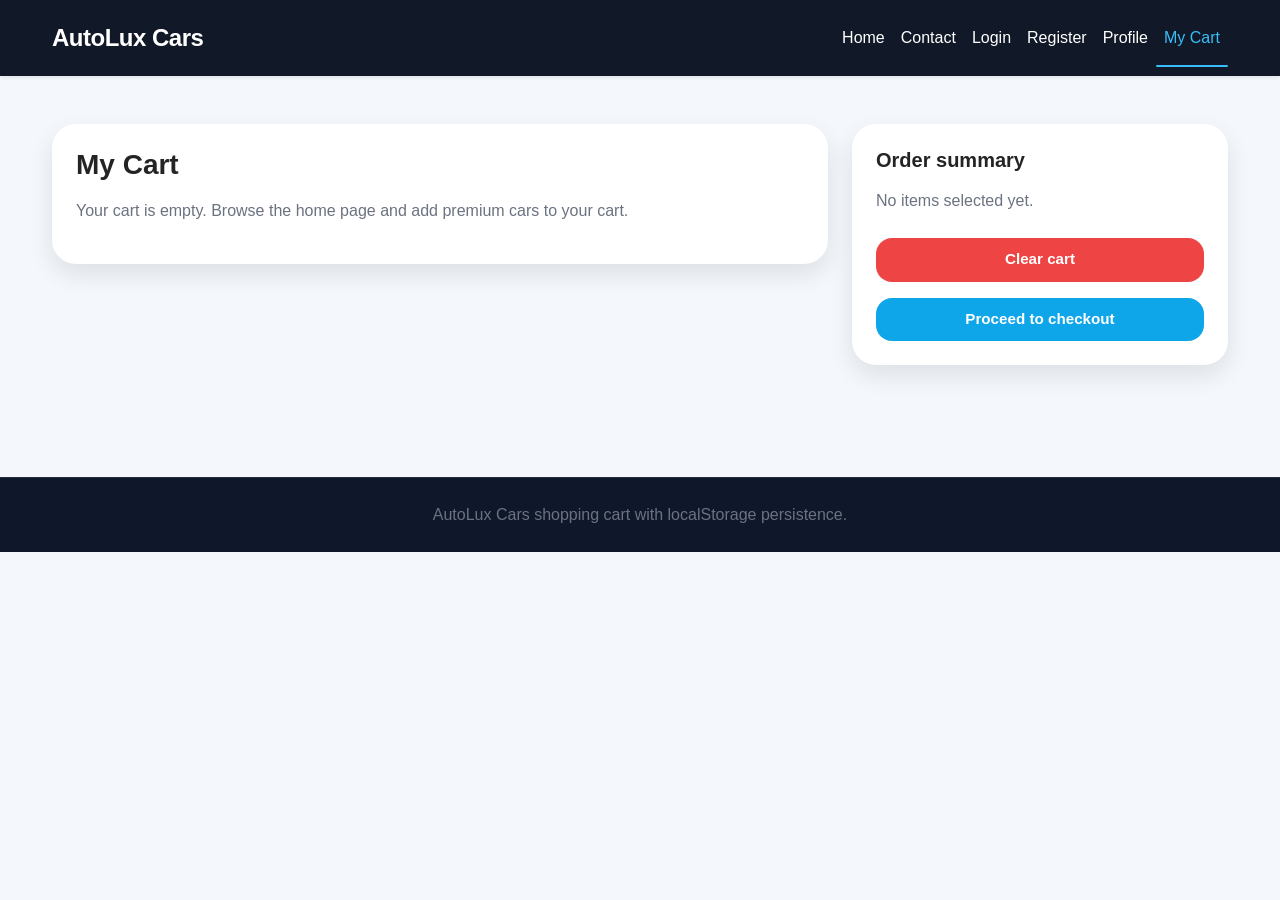
<file: cart.html>
<!DOCTYPE html>
<html lang="en">
<head>
  <meta charset="UTF-8">
  <meta name="viewport" content="width=device-width, initial-scale=1.0">
  <meta name="description" content="View and manage your AutoLux Cars shopping cart. Review items and proceed to checkout.">
  <title>AutoLux Cars | My Cart</title>
  <link href="https://cdn.jsdelivr.net/npm/bootstrap@5.3.2/dist/css/bootstrap.min.css" rel="stylesheet">
  <link rel="stylesheet" href="styles.css">
  <style>
    /* Checkout Modal Styles */
    .checkout-overlay {
      position: fixed;
      top: 0;
      left: 0;
      right: 0;
      bottom: 0;
      background: rgba(0, 0, 0, 0.5);
      display: none;
      z-index: 1040;
      animation: fadeIn 0.3s ease-out;
    }

    .checkout-overlay.active {
      display: flex;
      align-items: center;
      justify-content: center;
    }

    .checkout-modal {
      background: #fff;
      border-radius: 24px;
      width: 90%;
      max-width: 600px;
      max-height: 90vh;
      overflow-y: auto;
      box-shadow: 0 25px 50px rgba(15, 23, 42, 0.2);
      animation: slideUp 0.4s cubic-bezier(0.4, 0, 0.2, 1);
      padding: 0;
    }

    @keyframes slideUp {
      from {
        opacity: 0;
        transform: translateY(30px);
      }
      to {
        opacity: 1;
        transform: translateY(0);
      }
    }

    @keyframes fadeIn {
      from {
        opacity: 0;
      }
      to {
        opacity: 1;
      }
    }

    .checkout-header {
      background: linear-gradient(135deg, #0f172a 0%, #1e293b 100%);
      color: #fff;
      padding: 1.5rem;
      border-radius: 24px 24px 0 0;
      display: flex;
      justify-content: space-between;
      align-items: center;
    }

    .checkout-header h2 {
      margin: 0;
      font-size: 1.5rem;
      font-weight: 700;
    }

    .close-checkout {
      background: none;
      border: none;
      color: #fff;
      font-size: 1.5rem;
      cursor: pointer;
      padding: 0;
      width: 40px;
      height: 40px;
      display: flex;
      align-items: center;
      justify-content: center;
      border-radius: 8px;
      transition: background 0.3s;
    }

    .close-checkout:hover {
      background: rgba(255, 255, 255, 0.1);
    }

    .checkout-content {
      padding: 2rem;
    }

    .pricing-section {
      background: #f8fafc;
      padding: 1.5rem;
      border-radius: 16px;
      margin-bottom: 2rem;
    }

    .pricing-row {
      display: flex;
      justify-content: space-between;
      align-items: center;
      padding: 0.75rem 0;
      border-bottom: 1px solid #e5e7eb;
    }

    .pricing-row:last-child {
      border-bottom: none;
    }

    .pricing-label {
      color: #6b7280;
      font-size: 0.95rem;
    }

    .pricing-value {
      font-weight: 600;
      color: #0f172a;
      font-size: 1rem;
    }

    .pricing-row.total {
      padding: 1rem 0;
      margin-top: 0.5rem;
      border-top: 2px solid #0ea5e9;
    }

    .pricing-row.total .pricing-label {
      font-size: 1.1rem;
      font-weight: 700;
      color: #0f172a;
    }

    .pricing-row.total .pricing-value {
      font-size: 1.5rem;
      color: #0ea5e9;
    }

    .payment-form-section {
      margin-bottom: 2rem;
    }

    .payment-form-section h4 {
      font-size: 1.1rem;
      font-weight: 700;
      margin-bottom: 1.5rem;
      color: #0f172a;
    }

    .card-input-group {
      display: grid;
      grid-template-columns: 1fr 1fr;
      gap: 1rem;
      margin-bottom: 1rem;
    }

    .card-input-group.full {
      grid-template-columns: 1fr;
    }

    .form-group-custom {
      display: flex;
      flex-direction: column;
    }

    .form-group-custom label {
      font-weight: 600;
      font-size: 0.9rem;
      margin-bottom: 0.5rem;
      color: #0f172a;
    }

    .form-group-custom input {
      padding: 0.75rem 1rem;
      border: 2px solid #e5e7eb;
      border-radius: 12px;
      font-size: 0.95rem;
      transition: all 0.3s;
    }

    .form-group-custom input:focus {
      outline: none;
      border-color: #0ea5e9;
      box-shadow: 0 0 0 3px rgba(14, 165, 233, 0.1);
    }

    .form-group-custom input.error {
      border-color: #ef4444;
    }

    .error-message {
      color: #ef4444;
      font-size: 0.8rem;
      margin-top: 0.4rem;
      display: none;
    }

    .error-message.show {
      display: block;
    }

    .checkout-button-group {
      display: grid;
      grid-template-columns: 1fr 1fr;
      gap: 1rem;
      margin-top: 2rem;
    }

    .checkout-button-group button {
      padding: 1rem;
      font-weight: 600;
      border-radius: 12px;
      border: none;
      cursor: pointer;
      transition: all 0.3s;
      font-size: 1rem;
    }

    .btn-cancel-checkout {
      background: #e5e7eb;
      color: #0f172a;
    }

    .btn-cancel-checkout:hover {
      background: #d1d5db;
    }

    .btn-pay {
      background: #0ea5e9;
      color: #fff;
    }

    .btn-pay:hover {
      background: #38bdf8;
      transform: translateY(-2px);
    }

    .btn-pay.loading {
      opacity: 0.7;
      cursor: not-allowed;
    }

    .spinner {
      display: inline-block;
      width: 1rem;
      height: 1rem;
      border: 2px solid rgba(255, 255, 255, 0.3);
      border-top-color: #fff;
      border-radius: 50%;
      animation: spin 0.8s linear infinite;
      margin-right: 0.5rem;
    }

    @keyframes spin {
      to {
        transform: rotate(360deg);
      }
    }

    .success-message {
      background: #f0fdf4;
      border: 2px solid #22c55e;
      color: #166534;
      padding: 1.5rem;
      border-radius: 12px;
      margin-bottom: 1.5rem;
      display: none;
      text-align: center;
    }

    .success-message.show {
      display: block;
      animation: slideDown 0.4s ease-out;
    }

    @keyframes slideDown {
      from {
        opacity: 0;
        transform: translateY(-10px);
      }
      to {
        opacity: 1;
        transform: translateY(0);
      }
    }

    .empty-cart-message {
      background: #fef2f2;
      border: 2px solid #ef4444;
      color: #991b1b;
      padding: 1.5rem;
      border-radius: 12px;
      text-align: center;
      margin-bottom: 1.5rem;
      display: none;
    }

    .empty-cart-message.show {
      display: block;
    }

    .order-items-summary {
      background: #f1f5f9;
      padding: 1.5rem;
      border-radius: 12px;
      margin-bottom: 1.5rem;
      max-height: 300px;
      overflow-y: auto;
    }

    .order-item {
      display: flex;
      justify-content: space-between;
      align-items: center;
      padding: 0.75rem 0;
      border-bottom: 1px solid #e5e7eb;
    }

    .order-item:last-child {
      border-bottom: none;
    }

    .order-item-name {
      font-weight: 600;
      color: #0f172a;
    }

    .order-item-price {
      color: #6b7280;
      font-size: 0.9rem;
    }

    @media (max-width: 576px) {
      .checkout-modal {
        width: 95%;
        margin: 1rem;
      }

      .checkout-content {
        padding: 1.5rem;
      }

      .card-input-group {
        grid-template-columns: 1fr;
      }

      .checkout-button-group {
        grid-template-columns: 1fr;
      }

      .checkout-header h2 {
        font-size: 1.25rem;
      }
    }
  </style>
</head>
<body>
  <nav class="navbar navbar-expand-lg navbar-dark sticky-top shadow-sm">
    <div class="container">
      <a class="navbar-brand fw-bold" href="index.html">AutoLux Cars</a>
      <button class="navbar-toggler" type="button" data-bs-toggle="collapse" data-bs-target="#navMenu" aria-controls="navMenu" aria-expanded="false" aria-label="Toggle navigation">
        <span class="navbar-toggler-icon"></span>
      </button>
      <div class="collapse navbar-collapse" id="navMenu">
        <ul class="navbar-nav ms-auto mb-2 mb-lg-0">
          <li class="nav-item"><a class="nav-link" href="index.html">Home</a></li>
          <li class="nav-item"><a class="nav-link" href="contact.html">Contact</a></li>
          <li class="nav-item"><a class="nav-link" href="login.html">Login</a></li>
          <li class="nav-item"><a class="nav-link" href="register.html">Register</a></li>
          <li class="nav-item"><a class="nav-link" href="profile.html">Profile</a></li>
          <li class="nav-item"><a class="nav-link active" href="cart.html">My Cart</a></li>
        </ul>
      </div>
    </div>
  </nav>

  <section class="container py-5">
    <div class="row">
      <div class="col-lg-8">
        <div class="cart-card p-4 mb-4">
          <h3 class="fw-bold mb-3">My Cart</h3>
          <div id="cartItems"></div>
        </div>
      </div>
      <div class="col-lg-4">
        <div class="cart-card p-4">
          <h5 class="fw-bold mb-3">Order summary</h5>
          <div id="orderSummary" class="mb-4"></div>
          <button id="clearCart" class="btn btn-clear w-100 mb-3">Clear cart</button>
          <button id="checkoutBtn" class="btn btn-primary w-100" onclick="openCheckout()">Proceed to checkout</button>
        </div>
      </div>
    </div>
  </section>

  <!-- Checkout Modal Overlay -->
  <div class="checkout-overlay" id="checkoutOverlay">
    <div class="checkout-modal" id="checkoutModal">
      <!-- Checkout Header -->
      <div class="checkout-header">
        <h2>Secure Checkout</h2>
        <button type="button" class="close-btn" onclick="closeCheckout()" aria-label="Close checkout" style="background: none; border: none; color: #fff; font-size: 1.5rem; cursor: pointer; padding: 0; width: 40px; height: 40px; display: flex; align-items: center; justify-content: center;">
          <span>&times;</span>
        </button>
      </div>

      <!-- Checkout Content -->
      <div class="checkout-content">
        <!-- Success Message (Hidden by default) -->
        <div class="success-message" id="successMessage" style="display: none;">
          <strong>✓ Payment Successful!</strong>
          <p>Your order has been confirmed. Thank you for your purchase!</p>
        </div>

        <!-- Empty Cart Warning (Hidden by default) -->
        <div class="empty-cart-message" id="emptyCartWarning" style="display: none;">
          <strong>⚠ Your cart is empty</strong>
          <p>Please add items to your cart before checkout.</p>
        </div>

        <!-- Order Items Summary -->
        <div class="order-items-summary" id="orderItemsSummary"></div>

        <!-- Pricing Section -->
        <div class="pricing-section">
          <div class="pricing-row">
            <span>Subtotal</span>
            <span id="subtotalValue">$0.00</span>
          </div>
          <div class="pricing-row">
            <span>VAT (10%)</span>
            <span id="vatValue">$0.00</span>
          </div>
          <div class="pricing-row total">
            <span><strong>Total</strong></span>
            <span id="totalValue"><strong>$0.00</strong></span>
          </div>
        </div>

        <!-- Payment Form Section -->
        <div class="payment-form-section">
          <h4>Payment details</h4>
          
          <div class="form-group-custom">
            <label for="cardNumber">Card Number</label>
            <input 
              type="text" 
              id="cardNumber" 
              class="form-control" 
              placeholder="1234 5678 9012 3456" 
              maxlength="19"
              inputmode="numeric"
            >
            <div class="error-message" id="cardNumberError"></div>
          </div>

          <div class="form-group-custom">
            <label for="cardholderName">Cardholder Name</label>
            <input 
              type="text" 
              id="cardholderName" 
              class="form-control" 
              placeholder="John Doe"
            >
            <div class="error-message" id="cardholderNameError"></div>
          </div>

          <div style="display: grid; grid-template-columns: 1fr 1fr; gap: 1rem;">
            <div class="form-group-custom">
              <label for="expiryDate">Expiry Date</label>
              <input 
                type="text" 
                id="expiryDate" 
                class="form-control" 
                placeholder="MM/YY"
                maxlength="5"
              >
              <div class="error-message" id="expiryDateError"></div>
            </div>
            <div class="form-group-custom">
              <label for="cvv">CVV</label>
              <input 
                type="text" 
                id="cvv" 
                class="form-control" 
                placeholder="123"
                maxlength="4"
                inputmode="numeric"
              >
              <div class="error-message" id="cvvError"></div>
            </div>
          </div>
        </div>

        <!-- Checkout Button Group -->
        <div class="checkout-button-group">
          <button type="button" class="btn btn-cancel-checkout" onclick="closeCheckout()">
            Cancel
          </button>
          <button type="button" class="btn btn-pay" id="payBtn" onclick="handlePaymentSubmit()">
            <span id="payBtnText">Pay now</span>
            <span class="spinner" id="payBtnSpinner" style="display: none;"></span>
          </button>
        </div>
      </div>
    </div>
  </div>

  <footer class="text-center py-4 text-muted">
    <div class="container">AutoLux Cars shopping cart with localStorage persistence.</div>
  </footer>

  <script src="https://cdn.jsdelivr.net/npm/bootstrap@5.3.2/dist/js/bootstrap.bundle.min.js"></script>
  <script src="scripts.js"></script>
  <script>
    const productList = [
      { id: 1, model: 'Aurora GT', price: 79999, image: 'https://images.pexels.com/photos/170811/pexels-photo-170811.jpeg?auto=compress&cs=tinysrgb&w=900' },
      { id: 2, model: 'Summit X', price: 65999, image: 'https://images.pexels.com/photos/210019/pexels-photo-210019.jpeg?auto=compress&cs=tinysrgb&w=900' },
      { id: 3, model: 'Zenith EV', price: 88999, image: 'https://images.pexels.com/photos/358070/pexels-photo-358070.jpeg?auto=compress&cs=tinysrgb&w=900' }
    ];

    // ==================== Cart Management ====================
    function getCart() {
      return JSON.parse(localStorage.getItem('autolux-cart') || '[]');
    }

    function saveCart(cart) {
      localStorage.setItem('autolux-cart', JSON.stringify(cart));
      renderCart();
    }

    function removeItem(id) {
      let cart = getCart().filter(item => item.id !== id);
      saveCart(cart);
    }

    function clearCartItems() {
      if (!confirm('Remove all items from your cart?')) return;
      saveCart([]);
      alert('Your cart is now empty.');
    }

    function renderCart() {
      const cart = getCart();
      const cartItemsContainer = document.getElementById('cartItems');
      const summary = document.getElementById('orderSummary');
      cartItemsContainer.innerHTML = '';
      
      if (cart.length === 0) {
        cartItemsContainer.innerHTML = '<p class="text-muted">Your cart is empty. Browse the home page and add premium cars to your cart.</p>';
        summary.innerHTML = '<p class="text-muted">No items selected yet.</p>';
        return;
      }
      
      let total = 0;
      cart.forEach(item => {
        const product = productList.find(p => p.id === item.id);
        if (!product) return;
        const subtotal = product.price * item.quantity;
        total += subtotal;
        const content = document.createElement('div');
        content.className = 'd-flex align-items-center mb-4';
        content.innerHTML = `
          <img src="${product.image}" alt="${product.model}" class="rounded-4 me-3" width="96" height="64">
          <div class="flex-grow-1">
            <h6 class="mb-1">${product.model}</h6>
            <p class="mb-1 text-muted">Qty: ${item.quantity} · $${product.price.toLocaleString()} each</p>
            <strong>$${subtotal.toLocaleString()}</strong>
          </div>
          <button onclick="removeItem(${product.id})" class="btn btn-outline-danger btn-sm">Remove</button>
        `;
        cartItemsContainer.appendChild(content);
      });
      summary.innerHTML = `
        <div class="d-flex justify-content-between mb-2"><span>Items</span><span>${cart.length}</span></div>
        <div class="d-flex justify-content-between mb-2"><span>Delivery</span><span>$499</span></div>
        <div class="d-flex justify-content-between fw-bold mt-3"><span>Total</span><span>$${(total + 499).toLocaleString()}</span></div>
      `;
    }

    // ==================== Checkout Functions ====================
    function calculateSubtotal() {
      const cart = getCart();
      if (cart.length === 0) return 0;
      return cart.reduce((sum, item) => {
        const product = productList.find(p => p.id === item.id);
        return sum + (product ? product.price * item.quantity : 0);
      }, 0);
    }

    function calculateVAT(subtotal) {
      return subtotal * 0.10;
    }

    function calculateTotal(subtotal, vat) {
      return subtotal + vat;
    }

    function validateCard(cardNumber) {
      const cleaned = cardNumber.replace(/\s+/g, '');
      const regex = /^\d{16}$/;
      return regex.test(cleaned);
    }

    function validateCardholderName(name) {
      return name.trim().length > 0 && /^[a-zA-Z\s]+$/.test(name);
    }

    function validateExpiry(expiry) {
      const regex = /^(0[1-9]|1[0-2])\/\d{2}$/;
      if (!regex.test(expiry)) return false;
      
      const [month, year] = expiry.split('/');
      const currentYear = new Date().getFullYear();
      const currentMonth = new Date().getMonth() + 1;
      const fullYear = parseInt('20' + year);
      
      if (fullYear < currentYear) return false;
      if (fullYear === currentYear && parseInt(month) < currentMonth) return false;
      
      return true;
    }

    function validateCVV(cvv) {
      const regex = /^\d{3,4}$/;
      return regex.test(cvv);
    }

    function clearErrorMessages() {
      document.getElementById('cardNumberError').textContent = '';
      document.getElementById('cardNumberError').classList.remove('show');
      document.getElementById('cardholderNameError').textContent = '';
      document.getElementById('cardholderNameError').classList.remove('show');
      document.getElementById('expiryDateError').textContent = '';
      document.getElementById('expiryDateError').classList.remove('show');
      document.getElementById('cvvError').textContent = '';
      document.getElementById('cvvError').classList.remove('show');
      
      document.getElementById('cardNumber').classList.remove('error');
      document.getElementById('cardholderName').classList.remove('error');
      document.getElementById('expiryDate').classList.remove('error');
      document.getElementById('cvv').classList.remove('error');
    }

    function showError(fieldId, message) {
      document.getElementById(fieldId).textContent = message;
      document.getElementById(fieldId).classList.add('show');
      const inputId = fieldId.replace('Error', '');
      document.getElementById(inputId)?.classList.add('error');
    }

    function populateCheckoutModal() {
      const cart = getCart();
      const overlay = document.getElementById('checkoutOverlay');
      const emptyWarning = document.getElementById('emptyCartWarning');
      const paymentForm = document.querySelector('.payment-form-section');
      const orderSummary = document.getElementById('orderItemsSummary');
      
      if (cart.length === 0) {
        emptyWarning.style.display = 'block';
        paymentForm.style.display = 'none';
        return;
      }
      
      emptyWarning.style.display = 'none';
      paymentForm.style.display = 'block';
      
      // Populate order items
      orderSummary.innerHTML = '';
      cart.forEach(item => {
        const product = productList.find(p => p.id === item.id);
        if (!product) return;
        const div = document.createElement('div');
        div.className = 'order-item';
        div.innerHTML = `
          <span class="order-item-name">${product.model}</span>
          <span class="order-item-price">Qty: ${item.quantity} × $${product.price.toLocaleString()} = <strong>$${(product.price * item.quantity).toLocaleString()}</strong></span>
        `;
        orderSummary.appendChild(div);
      });
      
      // Update pricing
      const subtotal = calculateSubtotal();
      const vat = calculateVAT(subtotal);
      const total = calculateTotal(subtotal, vat);
      
      document.getElementById('subtotalValue').textContent = '$' + subtotal.toLocaleString('en-US', { minimumFractionDigits: 2, maximumFractionDigits: 2 });
      document.getElementById('vatValue').textContent = '$' + vat.toLocaleString('en-US', { minimumFractionDigits: 2, maximumFractionDigits: 2 });
      document.getElementById('totalValue').textContent = '$' + total.toLocaleString('en-US', { minimumFractionDigits: 2, maximumFractionDigits: 2 });
    }

    function openCheckout() {
      const overlay = document.getElementById('checkoutOverlay');
      const successMsg = document.getElementById('successMessage');
      
      // Reset success message
      successMsg.style.display = 'none';
      
      populateCheckoutModal();
      clearErrorMessages();
      
      overlay.classList.add('active');
      document.body.style.overflow = 'hidden';
      
      // Focus on first input if cart is not empty
      if (getCart().length > 0) {
        setTimeout(() => document.getElementById('cardNumber').focus(), 300);
      }
    }

    function closeCheckout() {
      const overlay = document.getElementById('checkoutOverlay');
      overlay.classList.remove('active');
      document.body.style.overflow = 'auto';
      clearErrorMessages();
    }

    function handlePaymentSubmit() {
      clearErrorMessages();
      
      const cardNumber = document.getElementById('cardNumber').value;
      const cardholderName = document.getElementById('cardholderName').value;
      const expiryDate = document.getElementById('expiryDate').value;
      const cvv = document.getElementById('cvv').value;
      
      let hasError = false;
      
      // Validate card number
      if (!validateCard(cardNumber)) {
        showError('cardNumberError', 'Please enter a valid 16-digit card number');
        hasError = true;
      }
      
      // Validate cardholder name
      if (!validateCardholderName(cardholderName)) {
        showError('cardholderNameError', 'Please enter a valid cardholder name (letters only)');
        hasError = true;
      }
      
      // Validate expiry date
      if (!validateExpiry(expiryDate)) {
        showError('expiryDateError', 'Please enter a valid expiry date (MM/YY format, not expired)');
        hasError = true;
      }
      
      // Validate CVV
      if (!validateCVV(cvv)) {
        showError('cvvError', 'Please enter a valid CVV (3-4 digits)');
        hasError = true;
      }
      
      if (hasError) return;
      
      // Process payment
      processPayment();
    }

    function processPayment() {
      const payBtn = document.getElementById('payBtn');
      const payBtnText = document.getElementById('payBtnText');
      const payBtnSpinner = document.getElementById('payBtnSpinner');
      
      // Show loading state
      payBtn.disabled = true;
      payBtn.classList.add('loading');
      payBtnText.style.display = 'none';
      payBtnSpinner.style.display = 'inline-block';
      
      // Simulate payment processing (2 second delay)
      setTimeout(() => {
        // Reset button
        payBtn.disabled = false;
        payBtn.classList.remove('loading');
        payBtnText.style.display = 'inline';
        payBtnSpinner.style.display = 'none';
        
        // Show success message
        const successMsg = document.getElementById('successMessage');
        const paymentForm = document.querySelector('.payment-form-section');
        const orderItemsSummary = document.getElementById('orderItemsSummary');
        const pricingSection = document.querySelector('.pricing-section');
        
        successMsg.style.display = 'block';
        paymentForm.style.display = 'none';
        orderItemsSummary.style.display = 'none';
        pricingSection.style.display = 'none';
        
        // Clear cart
        localStorage.setItem('autolux-cart', JSON.stringify([]));
        
        // Close modal after 3 seconds
        setTimeout(() => {
          closeCheckout();
          renderCart();
          // Reset form and displays for next checkout
          document.getElementById('cardNumber').value = '';
          document.getElementById('cardholderName').value = '';
          document.getElementById('expiryDate').value = '';
          document.getElementById('cvv').value = '';
          paymentForm.style.display = 'block';
          orderItemsSummary.style.display = 'block';
          pricingSection.style.display = 'block';
        }, 2000);
      }, 2000);
    }

    // ==================== Close overlay on backdrop click ====================
    document.getElementById('checkoutOverlay')?.addEventListener('click', (e) => {
      if (e.target.id === 'checkoutOverlay') {
        closeCheckout();
      }
    });

    // ==================== Format card number input ====================
    document.getElementById('cardNumber')?.addEventListener('input', (e) => {
      let value = e.target.value.replace(/\s+/g, '');
      let formatted = value.replace(/(\d{4})/g, '$1 ').trim();
      e.target.value = formatted;
    });

    // ==================== Auto-format expiry date ====================
    document.getElementById('expiryDate')?.addEventListener('input', (e) => {
      let value = e.target.value.replace(/\D/g, '');
      if (value.length >= 2) {
        value = value.substring(0, 2) + '/' + value.substring(2, 4);
      }
      e.target.value = value;
    });

    // Initialize
    document.getElementById('clearCart').addEventListener('click', clearCartItems);
    renderCart();
  </script>
</body>
</html>
</file>
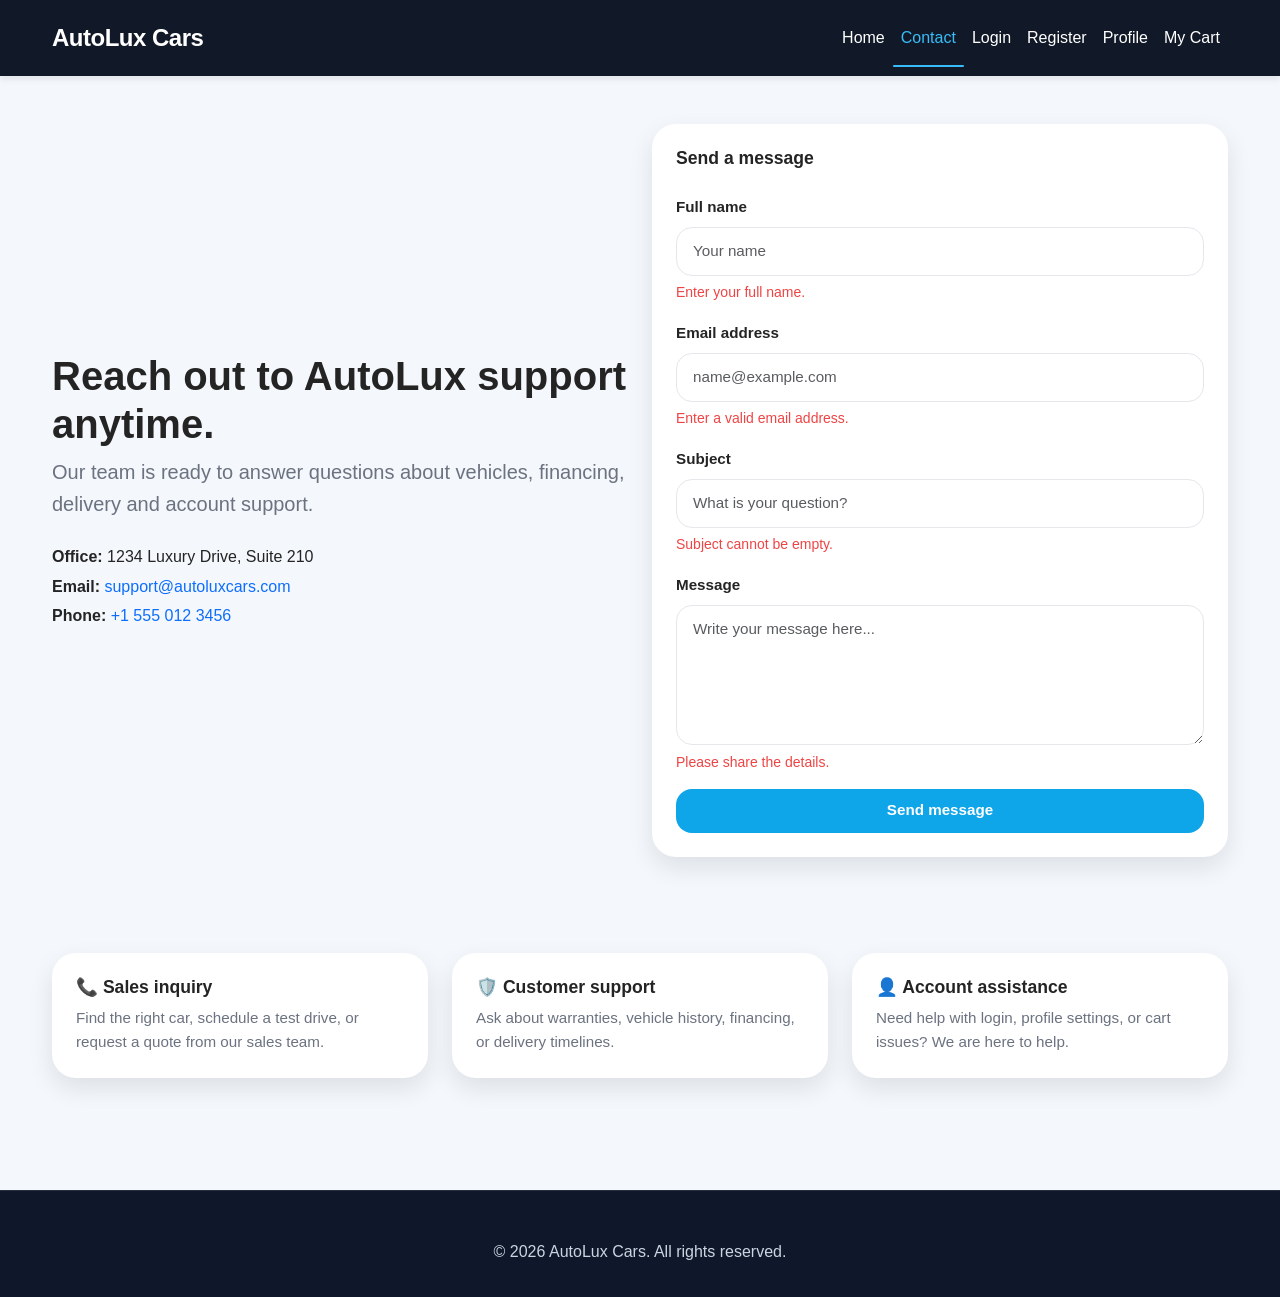
<file: contact.html>
<!DOCTYPE html>
<html lang="en">
<head>
  <meta charset="UTF-8">
  <meta name="viewport" content="width=device-width, initial-scale=1.0">
  <meta name="description" content="Contact AutoLux Cars for sales inquiries, support, and assistance. Responsive contact form with validation.">
  <title>AutoLux Cars | Contact</title>
  <link href="https://cdn.jsdelivr.net/npm/bootstrap@5.3.2/dist/css/bootstrap.min.css" rel="stylesheet">
  <link rel="stylesheet" href="styles.css">
</head>
<body>
  <header>
    <nav class="navbar navbar-expand-lg navbar-dark sticky-top" role="navigation" aria-label="Main navigation">
      <div class="container">
        <a class="navbar-brand fw-bold" href="index.html" aria-label="AutoLux Cars - Go to home">AutoLux Cars</a>
        <button class="navbar-toggler" type="button" data-bs-toggle="collapse" data-bs-target="#navMenu" aria-controls="navMenu" aria-expanded="false" aria-label="Toggle navigation menu">
          <span class="navbar-toggler-icon"></span>
        </button>
        <div class="collapse navbar-collapse" id="navMenu">
          <ul class="navbar-nav ms-auto mb-2 mb-lg-0">
            <li class="nav-item"><a class="nav-link" href="index.html">Home</a></li>
            <li class="nav-item"><a class="nav-link active" href="contact.html">Contact</a></li>
            <li class="nav-item"><a class="nav-link" href="login.html">Login</a></li>
            <li class="nav-item"><a class="nav-link" href="register.html">Register</a></li>
            <li class="nav-item"><a class="nav-link" href="profile.html">Profile</a></li>
            <li class="nav-item"><a class="nav-link" href="cart.html">My Cart</a></li>
          </ul>
        </div>
      </div>
    </nav>
  </header>

  <main>
    <section class="py-5">
    <div class="container">
      <div class="row align-items-center gy-4">
        <div class="col-lg-6">
          <h1 class="display-6 fw-bold">Reach out to AutoLux support anytime.</h1>
          <p class="lead text-muted">Our team is ready to answer questions about vehicles, financing, delivery and account support.</p>
          <div class="mt-4">
            <p class="mb-1"><strong>Office:</strong> 1234 Luxury Drive, Suite 210</p>
            <p class="mb-1"><strong>Email:</strong> <a href="mailto:support@autoluxcars.com" class="text-decoration-none">support@autoluxcars.com</a></p>
            <p class="mb-0"><strong>Phone:</strong> <a href="tel:+15550123456" class="text-decoration-none">+1 555 012 3456</a></p>
          </div>
        </div>
        <div class="col-lg-6">
          <div class="card contact-card p-4">
            <h5 class="card-title mb-4">Send a message</h5>
            <form id="contactForm" novalidate aria-label="Contact form">
              <div class="mb-3">
                <label for="fullName" class="form-label">Full name</label>
                <input type="text" id="fullName" class="form-control" placeholder="Your name">
                <div class="invalid-feedback">Enter your full name.</div>
              </div>
              <div class="mb-3">
                <label for="contactEmail" class="form-label">Email address</label>
                <input type="email" id="contactEmail" class="form-control" placeholder="name@example.com">
                <div class="invalid-feedback">Enter a valid email address.</div>
              </div>
              <div class="mb-3">
                <label for="subject" class="form-label">Subject</label>
                <input type="text" id="subject" class="form-control" placeholder="What is your question?">
                <div class="invalid-feedback">Subject cannot be empty.</div>
              </div>
              <div class="mb-3">
                <label for="message" class="form-label">Message</label>
                <textarea id="message" class="form-control" rows="5" placeholder="Write your message here..."></textarea>
                <div class="invalid-feedback">Please share the details.</div>
              </div>
              <button type="submit" class="btn btn-primary w-100">Send message</button>
            </form>
          </div>
        </div>
      </div>
    </div>
    </section>

    <section class="container py-5">
      <div class="row gy-4">
        <div class="col-md-4">
          <div class="card feature-card p-4 h-100">
            <h5 class="card-title">📞 Sales inquiry</h5>
            <p class="card-text text-muted">Find the right car, schedule a test drive, or request a quote from our sales team.</p>
          </div>
        </div>
        <div class="col-md-4">
          <div class="card feature-card p-4 h-100">
            <h5 class="card-title">🛡️ Customer support</h5>
            <p class="card-text text-muted">Ask about warranties, vehicle history, financing, or delivery timelines.</p>
          </div>
        </div>
        <div class="col-md-4">
          <div class="card feature-card p-4 h-100">
            <h5 class="card-title">👤 Account assistance</h5>
            <p class="card-text text-muted">Need help with login, profile settings, or cart issues? We are here to help.</p>
          </div>
        </div>
      </div>
    </section>
  </main>

  <footer role="contentinfo">
    <div class="container text-center">
      <p class="mb-0">&copy; 2026 AutoLux Cars. All rights reserved.</p>
    </div>
  </footer>

  <script src="https://cdn.jsdelivr.net/npm/bootstrap@5.3.2/dist/js/bootstrap.bundle.min.js"></script>
  <script src="scripts.js"></script>
  <script>
    const contactForm = document.getElementById('contactForm');
    const nameInput = document.getElementById('fullName');
    const emailInput = document.getElementById('contactEmail');
    const subjectInput = document.getElementById('subject');
    const messageInput = document.getElementById('message');

    contactForm.addEventListener('submit', function(event) {
      event.preventDefault();
      const name = nameInput.value.trim();
      const email = emailInput.value.trim();
      const subject = subjectInput.value.trim();
      const message = messageInput.value.trim();

      const validName = Validator.validateName(name);
      const validEmail = Validator.validateEmail(email);
      const validSubject = subject.length > 5;
      const validMessage = message.length > 15;

      Validator.updateFieldState(nameInput, validName);
      Validator.updateFieldState(emailInput, validEmail);
      Validator.updateFieldState(subjectInput, validSubject);
      Validator.updateFieldState(messageInput, validMessage);

      if (validName && validEmail && validSubject && validMessage) {
        localStorage.setItem(CONFIG.STORAGE_KEYS.CONTACT, JSON.stringify({ name, email, subject, message, date: new Date().toISOString() }));
        DOM.showNotification('✅ Thank you for your message! We will contact you soon.', 'success');
        contactForm.reset();
        document.querySelectorAll('.form-control').forEach(el => el.classList.remove('is-valid', 'is-invalid'));
      }
    });
  </script>
</body>
</html>
</file>
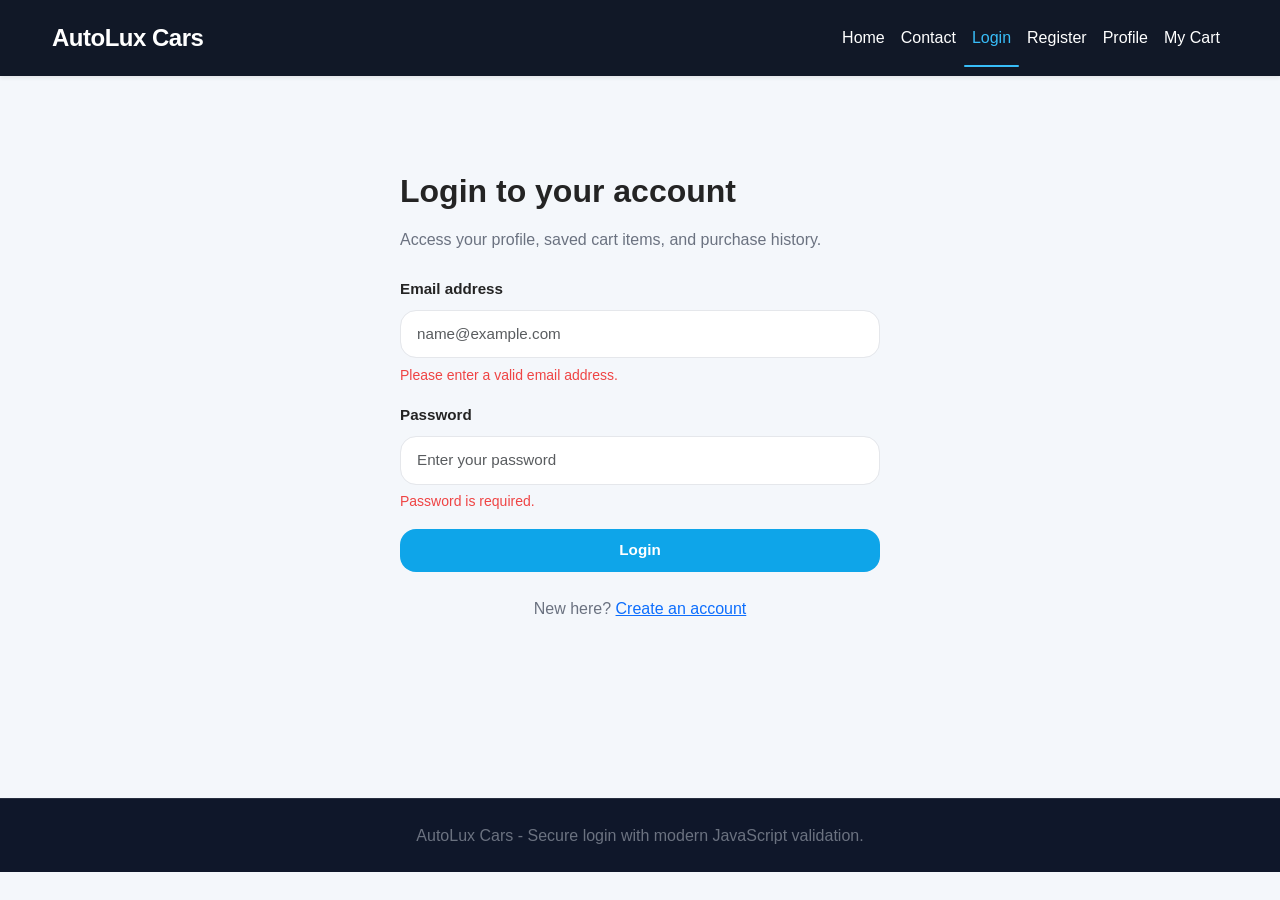
<file: login.html>
<!DOCTYPE html>
<html lang="en">
<head>
  <meta charset="UTF-8">
  <meta name="viewport" content="width=device-width, initial-scale=1.0">
  <meta name="description" content="Login to your AutoLux Cars account. Secure authentication with form validation.">
  <title>AutoLux Cars | Login</title>
  <link href="https://cdn.jsdelivr.net/npm/bootstrap@5.3.2/dist/css/bootstrap.min.css" rel="stylesheet">
  <link rel="stylesheet" href="styles.css">
</head>
<body>
  <nav class="navbar navbar-expand-lg navbar-dark sticky-top shadow-sm">
    <div class="container">
      <a class="navbar-brand fw-bold" href="index.html">AutoLux Cars</a>
      <button class="navbar-toggler" type="button" data-bs-toggle="collapse" data-bs-target="#navMenu" aria-controls="navMenu" aria-expanded="false" aria-label="Toggle navigation">
        <span class="navbar-toggler-icon"></span>
      </button>
      <div class="collapse navbar-collapse" id="navMenu">
        <ul class="navbar-nav ms-auto mb-2 mb-lg-0">
          <li class="nav-item"><a class="nav-link" href="index.html">Home</a></li>
          <li class="nav-item"><a class="nav-link" href="contact.html">Contact</a></li>
          <li class="nav-item"><a class="nav-link active" href="login.html">Login</a></li>
          <li class="nav-item"><a class="nav-link" href="register.html">Register</a></li>
          <li class="nav-item"><a class="nav-link" href="profile.html">Profile</a></li>
          <li class="nav-item"><a class="nav-link" href="cart.html">My Cart</a></li>
        </ul>
      </div>
    </div>
  </nav>

  <section class="d-flex align-items-center justify-content-center py-5">
    <div class="container">
      <div class="row justify-content-center">
        <div class="col-md-8 col-lg-6">
          <div class="auth-card p-5">
            <h2 class="fw-bold mb-3">Login to your account</h2>
            <p class="text-muted mb-4">Access your profile, saved cart items, and purchase history.</p>
            <form id="loginForm" novalidate>
              <div class="mb-3">
                <label for="email" class="form-label">Email address</label>
                <input type="email" id="email" class="form-control" placeholder="name@example.com">
                <div class="invalid-feedback">Please enter a valid email address.</div>
              </div>
              <div class="mb-3">
                <label for="password" class="form-label">Password</label>
                <input type="password" id="password" class="form-control" placeholder="Enter your password">
                <div class="invalid-feedback">Password is required.</div>
              </div>
              <div id="loginMessage" class="text-danger mb-3" style="display:none;"></div>
              <button type="submit" class="btn btn-primary w-100">Login</button>
            </form>
            <p class="mt-4 text-center text-muted">New here? <a href="register.html">Create an account</a></p>
          </div>
        </div>
      </div>
    </div>
  </section>

  <footer class="text-center py-4 text-muted">
    <div class="container">AutoLux Cars - Secure login with modern JavaScript validation.</div>
  </footer>

  <script src="https://cdn.jsdelivr.net/npm/bootstrap@5.3.2/dist/js/bootstrap.bundle.min.js"></script>
  <script>
    const loginForm = document.getElementById('loginForm');
    const emailInput = document.getElementById('email');
    const passwordInput = document.getElementById('password');
    const loginMessage = document.getElementById('loginMessage');

    // Real-time email validation
    emailInput.addEventListener('blur', function () {
      validateEmail();
    });

    emailInput.addEventListener('input', function () {
      if (this.classList.contains('is-invalid')) {
        validateEmail();
      }
    });

    // Real-time password validation
    passwordInput.addEventListener('blur', function () {
      validatePassword();
    });

    passwordInput.addEventListener('input', function () {
      if (this.classList.contains('is-invalid')) {
        validatePassword();
      }
    });

    // Email validation function
    function validateEmail() {
      const email = emailInput.value.trim();
      const emailRegex = /^[^\s@]+@[^\s@]+\.[^\s@]+$/;
      
      if (email === '') {
        emailInput.classList.add('is-invalid');
        return false;
      }
      
      if (!emailRegex.test(email)) {
        emailInput.classList.add('is-invalid');
        emailInput.nextElementSibling.textContent = 'Please enter a valid email address (e.g., name@example.com)';
        return false;
      }
      
      emailInput.classList.remove('is-invalid');
      emailInput.classList.add('is-valid');
      return true;
    }

    // Password validation function
    function validatePassword() {
      const password = passwordInput.value.trim();
      
      if (password === '') {
        passwordInput.classList.add('is-invalid');
        passwordInput.nextElementSibling.textContent = 'Password is required.';
        return false;
      }
      
      if (password.length < 6) {
        passwordInput.classList.add('is-invalid');
        passwordInput.nextElementSibling.textContent = `Password must be at least 6 characters (${password.length}/6).`;
        return false;
      }
      
      passwordInput.classList.remove('is-invalid');
      passwordInput.classList.add('is-valid');
      return true;
    }

    // Form submission handler
    loginForm.addEventListener('submit', function (event) {
      event.preventDefault();
      
      // Clear previous error messages
      loginMessage.style.display = 'none';
      loginMessage.textContent = '';
      
      // Validate both fields
      const validEmail = validateEmail();
      const validPassword = validatePassword();
      
      if (!validEmail || !validPassword) {
        return;
      }

      // Check credentials against localStorage
      const email = emailInput.value.trim();
      const password = passwordInput.value.trim();
      const users = JSON.parse(localStorage.getItem('autolux-users') || '[]');
      
      const matched = users.find(user => 
        user.email.toLowerCase() === email.toLowerCase() && user.password === password
      );
      
      if (matched) {
        // Store current user in localStorage
        localStorage.setItem('autolux-current-user', JSON.stringify({ 
          name: matched.name, 
          email: matched.email 
        }));
        
        // Show success message and redirect
        loginMessage.classList.remove('text-danger');
        loginMessage.classList.add('text-success');
        loginMessage.textContent = 'Login successful! Redirecting...';
        loginMessage.style.display = 'block';
        
        setTimeout(() => {
          window.location.href = 'profile.html';
        }, 1500);
      } else {
        // Show error message
        loginMessage.classList.add('text-danger');
        loginMessage.classList.remove('text-success');
        loginMessage.textContent = '❌ No account found with this email and password combination. Please check your credentials.';
        loginMessage.style.display = 'block';
        
        // Clear password field for security
        passwordInput.value = '';
        passwordInput.classList.remove('is-valid');
      }
    });

    // Clear validation styles on page load
    window.addEventListener('load', function () {
      emailInput.classList.remove('is-valid', 'is-invalid');
      passwordInput.classList.remove('is-valid', 'is-invalid');
    });
  </script>
</body>
</html>
</file>
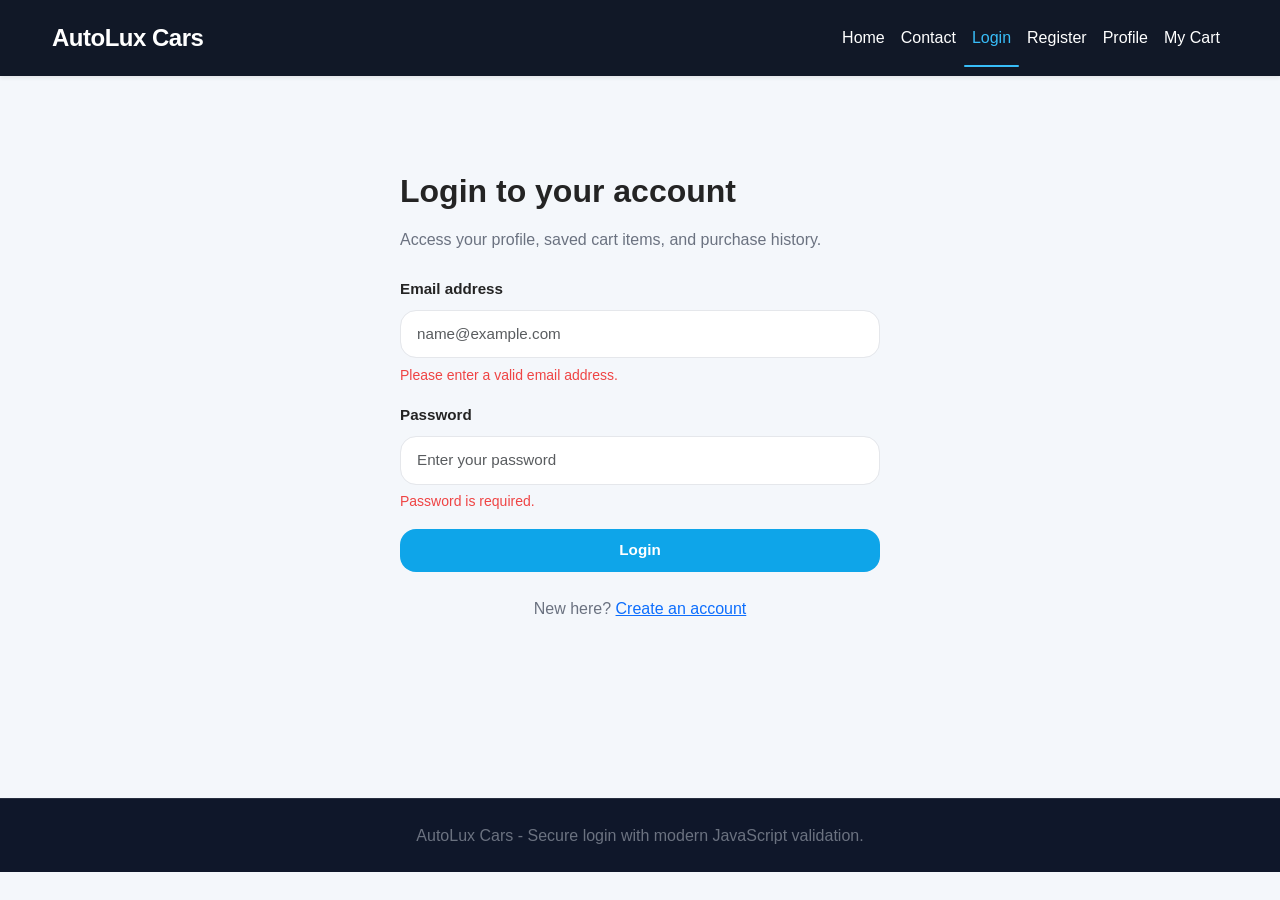
<file: profile.html>
<!DOCTYPE html>
<html lang="en">
<head>
  <meta charset="UTF-8">
  <meta name="viewport" content="width=device-width, initial-scale=1.0">
  <meta name="description" content="Your AutoLux Cars profile page. View account details and manage shopping cart.">
  <title>AutoLux Cars | Profile</title>
  <link href="https://cdn.jsdelivr.net/npm/bootstrap@5.3.2/dist/css/bootstrap.min.css" rel="stylesheet">
  <link rel="stylesheet" href="styles.css">
</head>
<body>
  <nav class="navbar navbar-expand-lg navbar-dark sticky-top shadow-sm">
    <div class="container">
      <a class="navbar-brand fw-bold" href="index.html">AutoLux Cars</a>
      <button class="navbar-toggler" type="button" data-bs-toggle="collapse" data-bs-target="#navMenu" aria-controls="navMenu" aria-expanded="false" aria-label="Toggle navigation">
        <span class="navbar-toggler-icon"></span>
      </button>
      <div class="collapse navbar-collapse" id="navMenu">
        <ul class="navbar-nav ms-auto mb-2 mb-lg-0">
          <li class="nav-item"><a class="nav-link" href="index.html">Home</a></li>
          <li class="nav-item"><a class="nav-link" href="contact.html">Contact</a></li>
          <li class="nav-item"><a class="nav-link" href="login.html">Login</a></li>
          <li class="nav-item"><a class="nav-link" href="register.html">Register</a></li>
          <li class="nav-item"><a class="nav-link active" href="profile.html">Profile</a></li>
          <li class="nav-item"><a class="nav-link" href="cart.html">My Cart</a></li>
        </ul>
      </div>
    </div>
  </nav>

  <section class="py-5">
    <div class="container">
      <div class="row gy-4">
        <div class="col-lg-8">
          <div class="profile-card p-5">
            <h2 class="fw-bold mb-3">Welcome back, <span id="profileName">Guest</span></h2>
            <p class="text-muted mb-4">Your vehicle selections and account details are stored securely in your browser.</p>
            <div class="row">
              <div class="col-md-6 mb-3">
                <div class="p-4 bg-slate-50 rounded-4 border"> <strong class="d-block mb-1">Email</strong> <span id="profileEmail">-</span></div>
              </div>
              <div class="col-md-6 mb-3">
                <div class="p-4 bg-slate-50 rounded-4 border"> <strong class="d-block mb-1">Status</strong> <span id="profileStatus">Logged in</span></div>
              </div>
            </div>
            <button id="logoutBtn" class="btn btn-logout text-white">Logout</button>
          </div>
        </div>
        <div class="col-lg-4">
          <div class="profile-card p-4">
            <h5 class="mb-3">Quick actions</h5>
            <p class="mb-3">You can jump straight to your cart or manage saved details across your AutoLux account.</p>
            <a href="cart.html" class="btn btn-primary w-100 mb-3">View my cart</a>
            <a href="index.html" class="btn btn-outline-secondary w-100">Continue shopping</a>
          </div>
        </div>
      </div>
    </div>
  </section>

  <section class="container py-5">
    <div class="row justify-content-center">
      <div class="col-lg-10">
        <div class="profile-card p-5">
          <h5 class="fw-bold mb-4">Your recent cart summary</h5>
          <div id="cartSummary"></div>
        </div>
      </div>
    </div>
  </section>

  <footer class="text-center py-4 text-muted">
    <div class="container">AutoLux Cars profile page with localStorage session management.</div>
  </footer>

  <script src="https://cdn.jsdelivr.net/npm/bootstrap@5.3.2/dist/js/bootstrap.bundle.min.js"></script>
  <script>
    const currentUser = JSON.parse(localStorage.getItem('autolux-current-user') || 'null');
    const profileName = document.getElementById('profileName');
    const profileEmail = document.getElementById('profileEmail');
    const cartSummary = document.getElementById('cartSummary');

    if (!currentUser) {
      alert('Please login or register to view your profile.');
      window.location.href = 'login.html';
    } else {
      profileName.textContent = currentUser.name;
      profileEmail.textContent = currentUser.email;
    }

    function loadCart() {
      const cart = JSON.parse(localStorage.getItem('autolux-cart') || '[]');
      if (cart.length === 0) {
        cartSummary.innerHTML = '<p class="text-muted mb-0">Your cart is currently empty. Add cars from the home page to preview them here.</p>';
        return;
      }
      const products = [
        { id: 1, model: 'Aurora GT', price: 79999 },
        { id: 2, model: 'Summit X', price: 65999 },
        { id: 3, model: 'Zenith EV', price: 88999 }
      ];
      let total = 0;
      const rows = cart.map(item => {
        const product = products.find(p => p.id === item.id);
        if (!product) return '';
        const subtotal = product.price * item.quantity;
        total += subtotal;
        return `<div class="d-flex justify-content-between align-items-center mb-3 border-bottom pb-3">
          <div>
            <h6 class="mb-1">${product.model}</h6>
            <small class="text-muted">Quantity: ${item.quantity}</small>
          </div>
          <div class="text-end">
            <strong>$${subtotal.toLocaleString()}</strong>
          </div>
        </div>`;
      }).join('');
      cartSummary.innerHTML = `${rows}<div class="d-flex justify-content-between pt-3 border-top"><span class="fw-bold">Cart total</span><strong>$${total.toLocaleString()}</strong></div>`;
    }

    document.getElementById('logoutBtn').addEventListener('click', function () {
      localStorage.removeItem('autolux-current-user');
      alert('You have been logged out successfully.');
      window.location.href = 'login.html';
    });

    loadCart();
  </script>
</body>
</html>
</file>
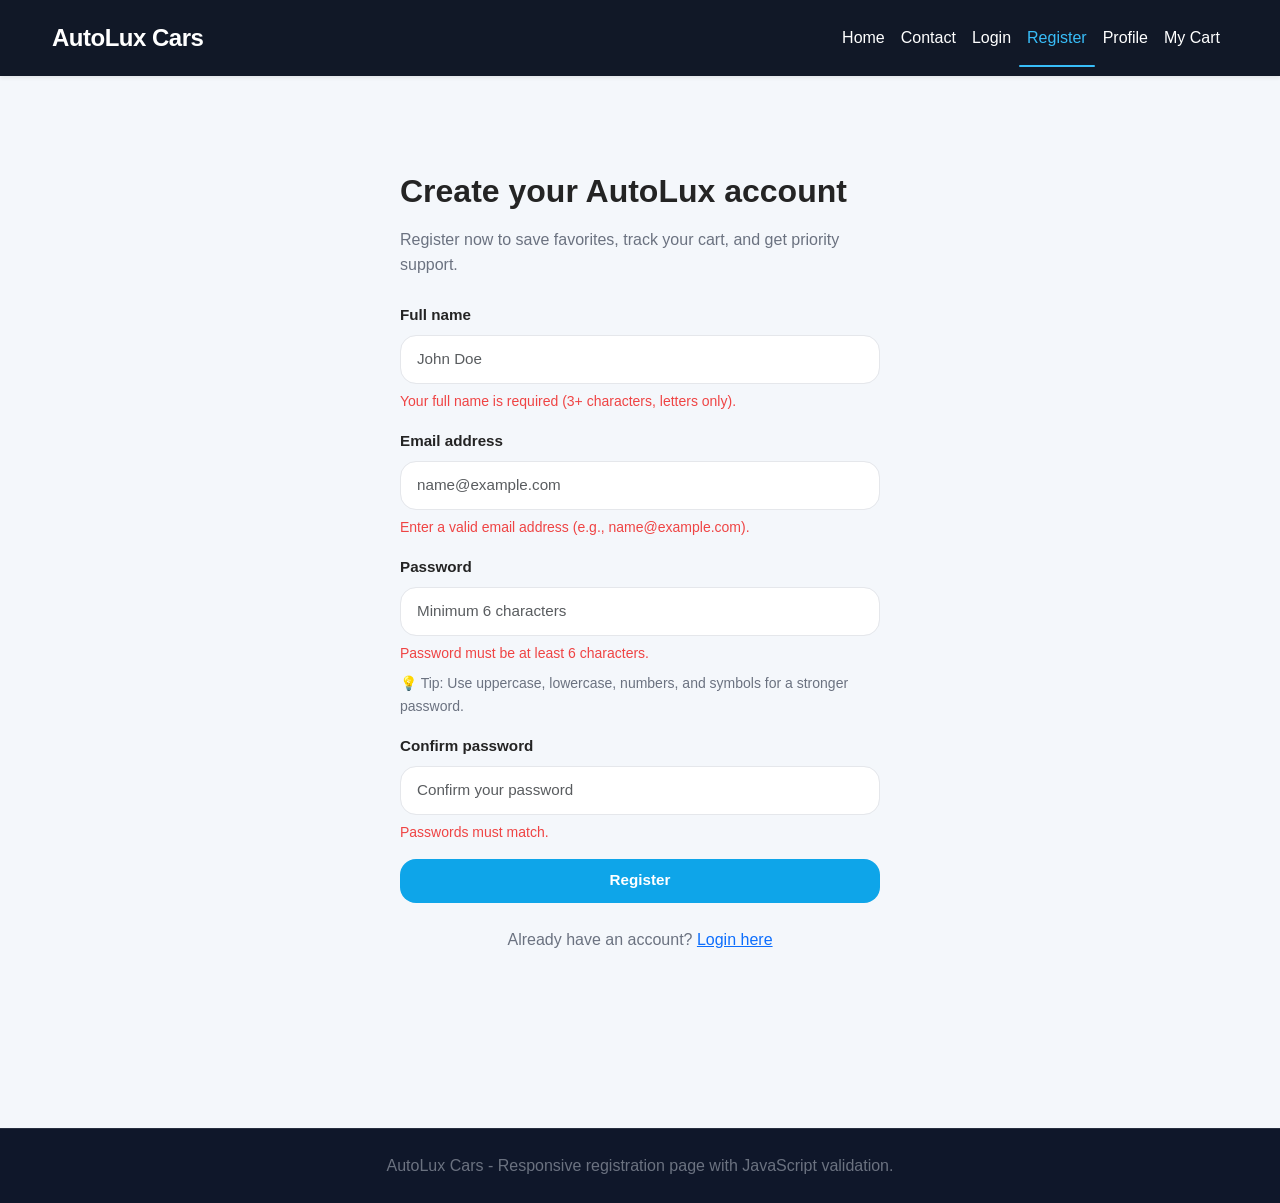
<file: register.html>
<!DOCTYPE html>
<html lang="en">
<head>
  <meta charset="UTF-8">
  <meta name="viewport" content="width=device-width, initial-scale=1.0">
  <meta name="description" content="Create a new AutoLux Cars account. Secure registration with password strength validation.">
  <title>AutoLux Cars | Register</title>
  <link href="https://cdn.jsdelivr.net/npm/bootstrap@5.3.2/dist/css/bootstrap.min.css" rel="stylesheet">
  <link rel="stylesheet" href="styles.css">
</head>
<body>
  <nav class="navbar navbar-expand-lg navbar-dark sticky-top shadow-sm">
    <div class="container">
      <a class="navbar-brand fw-bold" href="index.html">AutoLux Cars</a>
      <button class="navbar-toggler" type="button" data-bs-toggle="collapse" data-bs-target="#navMenu" aria-controls="navMenu" aria-expanded="false" aria-label="Toggle navigation">
        <span class="navbar-toggler-icon"></span>
      </button>
      <div class="collapse navbar-collapse" id="navMenu">
        <ul class="navbar-nav ms-auto mb-2 mb-lg-0">
          <li class="nav-item"><a class="nav-link" href="index.html">Home</a></li>
          <li class="nav-item"><a class="nav-link" href="contact.html">Contact</a></li>
          <li class="nav-item"><a class="nav-link" href="login.html">Login</a></li>
          <li class="nav-item"><a class="nav-link active" href="register.html">Register</a></li>
          <li class="nav-item"><a class="nav-link" href="profile.html">Profile</a></li>
          <li class="nav-item"><a class="nav-link" href="cart.html">My Cart</a></li>
        </ul>
      </div>
    </div>
  </nav>

  <section class="d-flex align-items-center justify-content-center py-5">
    <div class="container">
      <div class="row justify-content-center">
        <div class="col-md-8 col-lg-6">
          <div class="auth-card p-5">
            <h2 class="fw-bold mb-3">Create your AutoLux account</h2>
            <p class="text-muted mb-4">Register now to save favorites, track your cart, and get priority support.</p>
            <form id="registerForm" novalidate>
              <div class="mb-3">
                <label for="name" class="form-label">Full name</label>
                <input type="text" id="name" class="form-control" placeholder="John Doe">
                <div class="invalid-feedback" id="nameFeedback">Your full name is required (3+ characters, letters only).</div>
              </div>
              <div class="mb-3">
                <label for="email" class="form-label">Email address</label>
                <input type="email" id="email" class="form-control" placeholder="name@example.com">
                <div class="invalid-feedback" id="emailFeedback">Enter a valid email address (e.g., name@example.com).</div>
              </div>
              <div class="mb-3">
                <label for="password" class="form-label">Password</label>
                <input type="password" id="password" class="form-control" placeholder="Minimum 6 characters">
                <div class="password-strength" id="strengthBar" style="display:none;"></div>
                <div class="strength-text" id="strengthText" style="display:none;"></div>
                <div class="invalid-feedback" id="passwordFeedback">Password must be at least 6 characters.</div>
                <small class="form-text text-muted d-block mt-2">
                  💡 Tip: Use uppercase, lowercase, numbers, and symbols for a stronger password.
                </small>
              </div>
              <div class="mb-3">
                <label for="confirmPassword" class="form-label">Confirm password</label>
                <input type="password" id="confirmPassword" class="form-control" placeholder="Confirm your password">
                <div class="invalid-feedback" id="confirmFeedback">Passwords must match.</div>
              </div>
              <button type="submit" class="btn btn-primary w-100">Register</button>
            </form>
            <p class="mt-4 text-center text-muted">Already have an account? <a href="login.html">Login here</a></p>
          </div>
        </div>
      </div>
    </div>
  </section>

  <footer class="text-center py-4 text-muted">
    <div class="container">AutoLux Cars - Responsive registration page with JavaScript validation.</div>
  </footer>

  <script src="https://cdn.jsdelivr.net/npm/bootstrap@5.3.2/dist/js/bootstrap.bundle.min.js"></script>
  <script>
    const registerForm = document.getElementById('registerForm');
    const nameInput = document.getElementById('name');
    const emailInput = document.getElementById('email');
    const passwordInput = document.getElementById('password');
    const confirmPasswordInput = document.getElementById('confirmPassword');
    const strengthBar = document.getElementById('strengthBar');
    const strengthText = document.getElementById('strengthText');

    // Regular expressions for validation
    const emailRegex = /^[^\s@]+@[^\s@]+\.[^\s@]+$/;
    const nameRegex = /^[a-zA-Z\s]{3,}$/;

    // Name validation with real-time feedback
    nameInput.addEventListener('blur', function () {
      validateName();
    });

    nameInput.addEventListener('input', function () {
      if (this.classList.contains('is-invalid')) {
        validateName();
      }
    });

    function validateName() {
      const name = nameInput.value.trim();
      const nameFeedback = document.getElementById('nameFeedback');

      if (name === '') {
        nameInput.classList.add('is-invalid');
        nameInput.classList.remove('is-valid');
        nameFeedback.textContent = 'Full name is required.';
        return false;
      }

      if (name.length < 3) {
        nameInput.classList.add('is-invalid');
        nameInput.classList.remove('is-valid');
        nameFeedback.textContent = `Name must be at least 3 characters (${name.length}/3).`;
        return false;
      }

      if (!nameRegex.test(name)) {
        nameInput.classList.add('is-invalid');
        nameInput.classList.remove('is-valid');
        nameFeedback.textContent = 'Name can only contain letters and spaces.';
        return false;
      }

      nameInput.classList.remove('is-invalid');
      nameInput.classList.add('is-valid');
      return true;
    }

    // Email validation with real-time feedback
    emailInput.addEventListener('blur', function () {
      validateEmail();
    });

    emailInput.addEventListener('input', function () {
      if (this.classList.contains('is-invalid')) {
        validateEmail();
      }
    });

    function validateEmail() {
      const email = emailInput.value.trim();
      const emailFeedback = document.getElementById('emailFeedback');

      if (email === '') {
        emailInput.classList.add('is-invalid');
        emailInput.classList.remove('is-valid');
        emailFeedback.textContent = 'Email address is required.';
        return false;
      }

      if (!emailRegex.test(email)) {
        emailInput.classList.add('is-invalid');
        emailInput.classList.remove('is-valid');
        emailFeedback.textContent = 'Please enter a valid email address (e.g., name@example.com).';
        return false;
      }

      emailInput.classList.remove('is-invalid');
      emailInput.classList.add('is-valid');
      return true;
    }

    // Password strength calculator
    function calculatePasswordStrength(password) {
      let strength = 0;
      
      if (password.length >= 6) strength++;
      if (password.length >= 8) strength++;
      if (password.length >= 12) strength++;
      if (/[a-z]/.test(password)) strength++;
      if (/[A-Z]/.test(password)) strength++;
      if (/[0-9]/.test(password)) strength++;
      if (/[^a-zA-Z0-9]/.test(password)) strength++;
      
      return strength;
    }

    // Password validation with strength indicator
    passwordInput.addEventListener('input', function () {
      const password = this.value;
      const strength = calculatePasswordStrength(password);

      if (password.length > 0) {
        strengthBar.style.display = 'block';
        strengthText.style.display = 'block';

        // Update strength bar and text
        strengthBar.className = 'password-strength';
        strengthText.className = 'strength-text';

        if (strength < 2) {
          strengthBar.classList.add('strength-weak');
          strengthText.innerHTML = '<span class="strength-weak-text">🔴 Very Weak</span>';
        } else if (strength < 3) {
          strengthBar.classList.add('strength-fair');
          strengthText.innerHTML = '<span class="strength-fair-text">🟠 Weak</span>';
        } else if (strength < 4) {
          strengthBar.classList.add('strength-good');
          strengthText.innerHTML = '<span class="strength-good-text">🟡 Fair</span>';
        } else if (strength < 5) {
          strengthBar.classList.add('strength-strong');
          strengthText.innerHTML = '<span class="strength-strong-text">🟢 Good</span>';
        } else {
          strengthBar.classList.add('strength-very-strong');
          strengthText.innerHTML = '<span class="strength-very-strong-text">🟢 Strong</span>';
        }
      } else {
        strengthBar.style.display = 'none';
        strengthText.style.display = 'none';
      }

      // Validate on input if previously invalid
      if (this.classList.contains('is-invalid')) {
        validatePassword();
      }

      // Check confirm password if it has a value
      if (confirmPasswordInput.value) {
        validateConfirmPassword();
      }
    });

    passwordInput.addEventListener('blur', function () {
      validatePassword();
    });

    function validatePassword() {
      const password = passwordInput.value.trim();
      const passwordFeedback = document.getElementById('passwordFeedback');

      if (password === '') {
        passwordInput.classList.add('is-invalid');
        passwordInput.classList.remove('is-valid');
        passwordFeedback.textContent = 'Password is required.';
        return false;
      }

      if (password.length < 6) {
        passwordInput.classList.add('is-invalid');
        passwordInput.classList.remove('is-valid');
        passwordFeedback.textContent = `Password must be at least 6 characters (${password.length}/6).`;
        return false;
      }

      passwordInput.classList.remove('is-invalid');
      passwordInput.classList.add('is-valid');
      return true;
    }

    // Confirm password validation with real-time feedback
    confirmPasswordInput.addEventListener('input', function () {
      if (this.classList.contains('is-invalid')) {
        validateConfirmPassword();
      }
    });

    confirmPasswordInput.addEventListener('blur', function () {
      validateConfirmPassword();
    });

    function validateConfirmPassword() {
      const password = passwordInput.value.trim();
      const confirmPassword = confirmPasswordInput.value.trim();
      const confirmFeedback = document.getElementById('confirmFeedback');

      if (confirmPassword === '') {
        confirmPasswordInput.classList.add('is-invalid');
        confirmPasswordInput.classList.remove('is-valid');
        confirmFeedback.textContent = 'Please confirm your password.';
        return false;
      }

      if (password !== confirmPassword) {
        confirmPasswordInput.classList.add('is-invalid');
        confirmPasswordInput.classList.remove('is-valid');
        confirmFeedback.textContent = 'Passwords do not match.';
        return false;
      }

      confirmPasswordInput.classList.remove('is-invalid');
      confirmPasswordInput.classList.add('is-valid');
      return true;
    }

    // Form submission
    registerForm.addEventListener('submit', function (event) {
      event.preventDefault();

      // Clear previous validation styles
      nameInput.classList.remove('is-valid', 'is-invalid');
      emailInput.classList.remove('is-valid', 'is-invalid');
      passwordInput.classList.remove('is-valid', 'is-invalid');
      confirmPasswordInput.classList.remove('is-valid', 'is-invalid');

      // Validate all fields
      const validName = validateName();
      const validEmail = validateEmail();
      const validPassword = validatePassword();
      const validConfirmPassword = validateConfirmPassword();

      if (!validName || !validEmail || !validPassword || !validConfirmPassword) {
        return;
      }

      // Check if email already exists
      const name = nameInput.value.trim();
      const email = emailInput.value.trim();
      const password = passwordInput.value;
      const users = JSON.parse(localStorage.getItem('autolux-users') || '[]');

      const emailExists = users.some(user => user.email.toLowerCase() === email.toLowerCase());
      if (emailExists) {
        emailInput.classList.add('is-invalid');
        const emailFeedback = document.getElementById('emailFeedback');
        emailFeedback.textContent = '⚠️ An account already exists with this email address. Please login or use a different email.';
        return;
      }

      // Save new user
      users.push({ name: name, email: email, password: password });
      localStorage.setItem('autolux-users', JSON.stringify(users));
      localStorage.setItem('autolux-current-user', JSON.stringify({ name: name, email: email }));

      // Show success message
      alert('✅ Registration successful! Your account has been created. Redirecting to your profile...');
      window.location.href = 'profile.html';
    });

    // Clear validation on page load
    window.addEventListener('load', function () {
      nameInput.classList.remove('is-valid', 'is-invalid');
      emailInput.classList.remove('is-valid', 'is-invalid');
      passwordInput.classList.remove('is-valid', 'is-invalid');
      confirmPasswordInput.classList.remove('is-valid', 'is-invalid');
      strengthBar.style.display = 'none';
      strengthText.style.display = 'none';
    });
  </script>
</body>
</html>
</file>
<file: styles.css>
/* ============================================
   AutoLux Cars - Consolidated Stylesheet
   Modern, Responsive, and Accessible Design
   ============================================ */

/* Root Variables */
:root {
  --color-primary: #0ea5e9;
  --color-primary-hover: #38bdf8;
  --color-dark: #111827;
  --color-dark-alt: #0f172a;
  --color-light: #f4f7fb;
  --color-light-alt: #f8fafc;
  --color-text: #242424;
  --color-text-muted: #6b7280;
  --color-border: #e5e7eb;
  --color-danger: #ef4444;
  --color-success: #22c55e;
  --color-warning: #eab308;
  --radius-sm: 8px;
  --radius-md: 16px;
  --radius-lg: 24px;
  --shadow-sm: 0 4px 6px rgba(0, 0, 0, 0.07);
  --shadow-md: 0 10px 25px rgba(15, 23, 42, 0.1);
  --shadow-lg: 0 25px 50px rgba(15, 23, 42, 0.12);
  --transition: all 0.3s cubic-bezier(0.4, 0, 0.2, 1);
}

/* ============================================
   Global Styles
   ============================================ */

* {
  margin: 0;
  padding: 0;
  box-sizing: border-box;
}

html {
  scroll-behavior: smooth;
}

body {
  font-family: -apple-system, BlinkMacSystemFont, 'Segoe UI', 'Roboto', 'Oxygen', 'Ubuntu', 'Cantarell', sans-serif;
  color: var(--color-text);
  background-color: var(--color-light);
  line-height: 1.6;
}

/* ============================================
   Navigation Bar
   ============================================ */

.navbar {
  background-color: var(--color-dark) !important;
  box-shadow: var(--shadow-sm);
  padding: 0.875rem 0;
}

.navbar-brand {
  font-weight: 700;
  font-size: 1.5rem;
  color: #fff !important;
  letter-spacing: -0.5px;
  transition: var(--transition);
}

.navbar-brand:hover {
  color: var(--color-primary-hover) !important;
}

.nav-link {
  color: #fff !important;
  font-weight: 500;
  transition: var(--transition);
  position: relative;
}

.nav-link:hover,
.nav-link.active {
  color: var(--color-primary-hover) !important;
}

.nav-link.active::after {
  content: '';
  position: absolute;
  bottom: -0.5rem;
  left: 0;
  right: 0;
  height: 2px;
  background-color: var(--color-primary-hover);
  border-radius: 1px;
}

.navbar-toggler {
  border: none;
  padding: 0.25rem 0.75rem;
}

.navbar-toggler:focus {
  box-shadow: none;
  outline: 2px solid var(--color-primary-hover);
}

@media (max-width: 991px) {
  .navbar-collapse {
    margin-top: 1rem;
  }

  .nav-link.active::after {
    display: none;
  }

  .nav-link.active {
    background-color: rgba(14, 165, 233, 0.1);
    border-radius: var(--radius-sm);
    padding: 0.5rem 1rem;
  }
}

/* ============================================
   Footer
   ============================================ */

footer {
  background-color: var(--color-dark-alt);
  color: #cbd5e1;
  padding: 3rem 0 2rem;
  margin-top: 4rem;
  border-top: 1px solid rgba(255, 255, 255, 0.1);
}

footer h5,
footer h6 {
  color: #fff;
  font-weight: 600;
  margin-bottom: 1.5rem;
}

footer ul li {
  margin-bottom: 0.5rem;
}

footer a {
  color: #cbd5e1;
  text-decoration: none;
  transition: var(--transition);
}

footer a:hover {
  color: var(--color-primary-hover);
}

@media (max-width: 768px) {
  footer {
    padding: 2rem 0 1.5rem;
    margin-top: 3rem;
  }

  footer h5,
  footer h6 {
    margin-bottom: 1rem;
  }
}

/* ============================================
   Forms & Inputs
   ============================================ */

.form-label {
  font-weight: 600;
  color: var(--color-text);
  margin-bottom: 0.5rem;
  font-size: 0.95rem;
}

.form-control,
.form-select {
  border: 1px solid var(--color-border);
  border-radius: var(--radius-md);
  padding: 0.75rem 1rem;
  font-size: 0.95rem;
  transition: var(--transition);
  background-color: #fff;
}

.form-control:focus,
.form-select:focus {
  border-color: var(--color-primary);
  box-shadow: 0 0 0 0.2rem rgba(14, 165, 233, 0.15);
  outline: none;
}

.form-control.is-valid {
  border-color: var(--color-success);
  background-image: url("data:image/svg+xml,%3csvg xmlns='http://www.w3.org/2000/svg' viewBox='0 0 8 8'%3e%3cpath fill='%2322c55e' d='M2.3 6.73L.6 4.53c-.4-1.04.46-1.4 1.1-.8l1.1 1.4 3.4-3.8c.6-.63 1.6-.27 1.2.7l-4 4.6c-.43.5-.8.4-1.1.1z'/%3e%3c/svg%3e");
}

.form-control.is-invalid {
  border-color: var(--color-danger);
  background-image: url("data:image/svg+xml,%3csvg xmlns='http://www.w3.org/2000/svg' viewBox='12 12 24 24'%3e%3ccircle cx='24' cy='24' r='11' fill='%23ef4444'/%3e%3cpath fill='%23fff' d='M16 8a3.5 3.5 0 110 7 3.5 3.5 0 010-7m6.5 0a3.5 3.5 0 110 7 3.5 3.5 0 010-7'/%3e%3c/svg%3e");
}

.invalid-feedback,
.valid-feedback {
  display: block;
  margin-top: 0.35rem;
  font-size: 0.875rem;
  font-weight: 500;
}

.invalid-feedback {
  color: var(--color-danger);
}

.valid-feedback {
  color: var(--color-success);
}

.form-text {
  font-size: 0.875rem;
  color: var(--color-text-muted);
  margin-top: 0.5rem;
}

@media (max-width: 576px) {
  .form-control,
  .form-select {
    padding: 0.65rem 0.875rem;
    font-size: 0.9rem;
  }
}

/* ============================================
   Buttons
   ============================================ */

.btn {
  border-radius: var(--radius-md);
  font-weight: 600;
  padding: 0.65rem 1.5rem;
  border: none;
  transition: var(--transition);
  font-size: 0.95rem;
  text-decoration: none;
  display: inline-flex;
  align-items: center;
  justify-content: center;
}

.btn-primary {
  background-color: var(--color-primary);
  color: #fff;
}

.btn-primary:hover {
  background-color: var(--color-primary-hover);
  transform: translateY(-2px);
  box-shadow: 0 10px 20px rgba(14, 165, 233, 0.25);
}

.btn-primary:active {
  transform: translateY(0);
}

.btn-outline-primary {
  border: 2px solid var(--color-primary);
  color: var(--color-primary);
  background-color: transparent;
}

.btn-outline-primary:hover {
  background-color: var(--color-primary);
  color: #fff;
}

.btn-outline-light {
  border: 2px solid #fff;
  color: #fff;
}

.btn-outline-light:hover {
  background-color: #fff;
  color: var(--color-dark);
}

.btn-outline-secondary {
  border: 2px solid var(--color-border);
  color: var(--color-text);
  background-color: transparent;
}

.btn-outline-secondary:hover {
  border-color: var(--color-text);
  background-color: var(--color-text);
  color: #fff;
}

.btn-outline-danger {
  border: 1px solid var(--color-danger);
  color: var(--color-danger);
}

.btn-outline-danger:hover {
  background-color: var(--color-danger);
  color: #fff;
}

.btn-danger,
.btn-clear {
  background-color: var(--color-danger);
  color: #fff;
}

.btn-danger:hover,
.btn-clear:hover {
  background-color: #dc2626;
}

.btn-lg {
  padding: 0.875rem 2rem;
  font-size: 1.05rem;
}

.btn-sm {
  padding: 0.5rem 1rem;
  font-size: 0.85rem;
}

@media (max-width: 576px) {
  .btn {
    padding: 0.6rem 1.25rem;
    font-size: 0.9rem;
  }

  .btn-lg {
    padding: 0.75rem 1.5rem;
    font-size: 1rem;
  }
}

/* ============================================
   Cards & Containers
   ============================================ */

.card {
  border: none;
  border-radius: var(--radius-lg);
  box-shadow: var(--shadow-md);
  transition: var(--transition);
}

.card:hover {
  transform: translateY(-4px);
  box-shadow: var(--shadow-lg);
}

.Auth-card,
.contact-card,
.cart-card,
.profile-card,
.feature-card,
.product-card {
  border-radius: var(--radius-lg);
  background-color: #fff;
  box-shadow: var(--shadow-md);
  transition: var(--transition);
}

.product-card {
  border: 1px solid rgba(148, 163, 184, 0.25);
}

.product-card:hover {
  transform: translateY(-6px);
  box-shadow: 0 24px 45px rgba(15, 23, 42, 0.12);
}

.product-card img {
  border-top-left-radius: var(--radius-lg);
  border-top-right-radius: var(--radius-lg);
  object-fit: cover;
  height: 240px;
}

.card-body {
  padding: 1.5rem;
}

.card-title {
  font-size: 1.1rem;
  font-weight: 700;
  color: var(--color-text);
}

.card-text {
  color: var(--color-text-muted);
  font-size: 0.95rem;
}

@media (max-width: 576px) {
  .Auth-card,
  .contact-card,
  .cart-card,
  .profile-card,
  .feature-card {
    border-radius: var(--radius-md);
  }

  .card-body {
    padding: 1.25rem;
  }

  .product-card img {
    height: 200px;
  }
}

/* ============================================
   Hero Section
   ============================================ */

.hero {
  min-height: 70vh;
  background: linear-gradient(135deg, #0f172a 0%, #1e293b 100%);
  color: #fff;
  display: flex;
  align-items: center;
  padding: 3rem 0;
  position: relative;
  overflow: hidden;
}

.hero::before {
  content: '';
  position: absolute;
  top: 0;
  right: 0;
  width: 300px;
  height: 300px;
  background: rgba(14, 165, 233, 0.1);
  border-radius: 50%;
  filter: blur(80px);
  z-index: 0;
}

.hero h1 {
  font-size: 3.5rem;
  font-weight: 800;
  line-height: 1.2;
  margin-bottom: 1.5rem;
  position: relative;
  z-index: 1;
}

.hero p {
  font-size: 1.2rem;
  color: rgba(255, 255, 255, 0.8);
  margin-bottom: 2rem;
  position: relative;
  z-index: 1;
}

.hero .badge {
  font-size: 0.9rem;
  padding: 0.6rem 1.2rem;
  background-color: rgba(14, 165, 233, 0.2);
  border: 1px solid rgba(14, 165, 233, 0.5);
  color: var(--color-primary-hover);
}

@media (max-width: 992px) {
  .hero {
    min-height: 60vh;
    padding: 2rem 0;
  }

  .hero h1 {
    font-size: 2.5rem;
  }

  .hero p {
    font-size: 1rem;
  }
}

@media (max-width: 576px) {
  .hero {
    min-height: 50vh;
    padding: 1.5rem 0;
  }

  .hero h1 {
    font-size: 1.875rem;
  }

  .hero p {
    font-size: 0.95rem;
  }
}

/* ============================================
   Badges
   ============================================ */

.badge {
  border-radius: var(--radius-sm);
  font-size: 0.75rem;
  font-weight: 600;
  padding: 0.35rem 0.75rem;
}

.badge-cart {
  font-size: 0.75rem;
  padding: 0.2rem 0.6rem;
  min-width: 1.5rem;
  text-align: center;
}

.bg-info {
  background-color: var(--color-primary) !important;
  color: #fff !important;
}

/* ============================================
   Password Strength Indicator
   ============================================ */

.password-strength {
  margin-top: 0.5rem;
  height: 6px;
  border-radius: 3px;
  background-color: #e2e8f0;
  display: none;
}

.strength-weak {
  background-color: var(--color-danger);
}

.strength-fair {
  background-color: #f97316;
}

.strength-good {
  background-color: var(--color-warning);
}

.strength-strong {
  background-color: #84cc16;
}

.strength-very-strong {
  background-color: var(--color-success);
}

.strength-text {
  font-size: 0.85rem;
  margin-top: 0.4rem;
  display: none;
  font-weight: 600;
}

.strength-weak-text {
  color: var(--color-danger);
}

.strength-fair-text {
  color: #f97316;
}

.strength-good-text {
  color: var(--color-warning);
}

.strength-strong-text {
  color: #84cc16;
}

.strength-very-strong-text {
  color: var(--color-success);
}

/* ============================================
   Utility Classes
   ============================================ */

.text-muted {
  color: var(--color-text-muted) !important;
}

.fw-bold {
  font-weight: 700;
}

.fw-medium {
  font-weight: 600;
}

.gap-3 {
  gap: 1rem;
}

.gap-4 {
  gap: 1.5rem;
}

.h-100 {
  height: 100%;
}

.shadow-sm {
  box-shadow: var(--shadow-sm);
}

.shadow-md {
  box-shadow: var(--shadow-md);
}

.shadow-lg {
  box-shadow: var(--shadow-lg);
}

.rounded-4 {
  border-radius: var(--radius-lg);
}

.rounded-3 {
  border-radius: var(--radius-md);
}

.d-flex {
  display: flex;
}

.align-items-center {
  align-items: center;
}

.justify-content-between {
  justify-content: space-between;
}

.justify-content-center {
  justify-content: center;
}

.flex-column {
  flex-direction: column;
}

.flex-grow-1 {
  flex-grow: 1;
}

.mt-auto {
  margin-top: auto;
}

.list-group {
  border: none;
}

.list-group-item {
  background-color: transparent;
  border-color: var(--color-border);
  padding: 0.875rem 0;
}

.list-group-item:first-child {
  border-top: none;
}

.list-group-item:last-child {
  border-bottom: none;
}

.container {
  max-width: 1200px;
}

/* ============================================
   Animations
   ============================================ */

@keyframes slideUp {
  from {
    opacity: 0;
    transform: translateY(20px);
  }
  to {
    opacity: 1;
    transform: translateY(0);
  }
}

@keyframes fadeIn {
  from {
    opacity: 0;
  }
  to {
    opacity: 1;
  }
}

.animate-slide-up {
  animation: slideUp 0.5s ease-out;
}

.animate-fade-in {
  animation: fadeIn 0.3s ease-out;
}

/* ============================================
   Accessibility
   ============================================ */

.sr-only {
  position: absolute;
  width: 1px;
  height: 1px;
  padding: 0;
  margin: -1px;
  overflow: hidden;
  clip: rect(0, 0, 0, 0);
  white-space: nowrap;
  border-width: 0;
}

:focus-visible {
  outline: 2px solid var(--color-primary);
  outline-offset: 2px;
}

/* ============================================
   Print Styles
   ============================================ */

@media print {
  body {
    background-color: #fff;
  }

  .navbar,
  footer {
    display: none;
  }

  .btn {
    display: none;
  }
}
</file>
